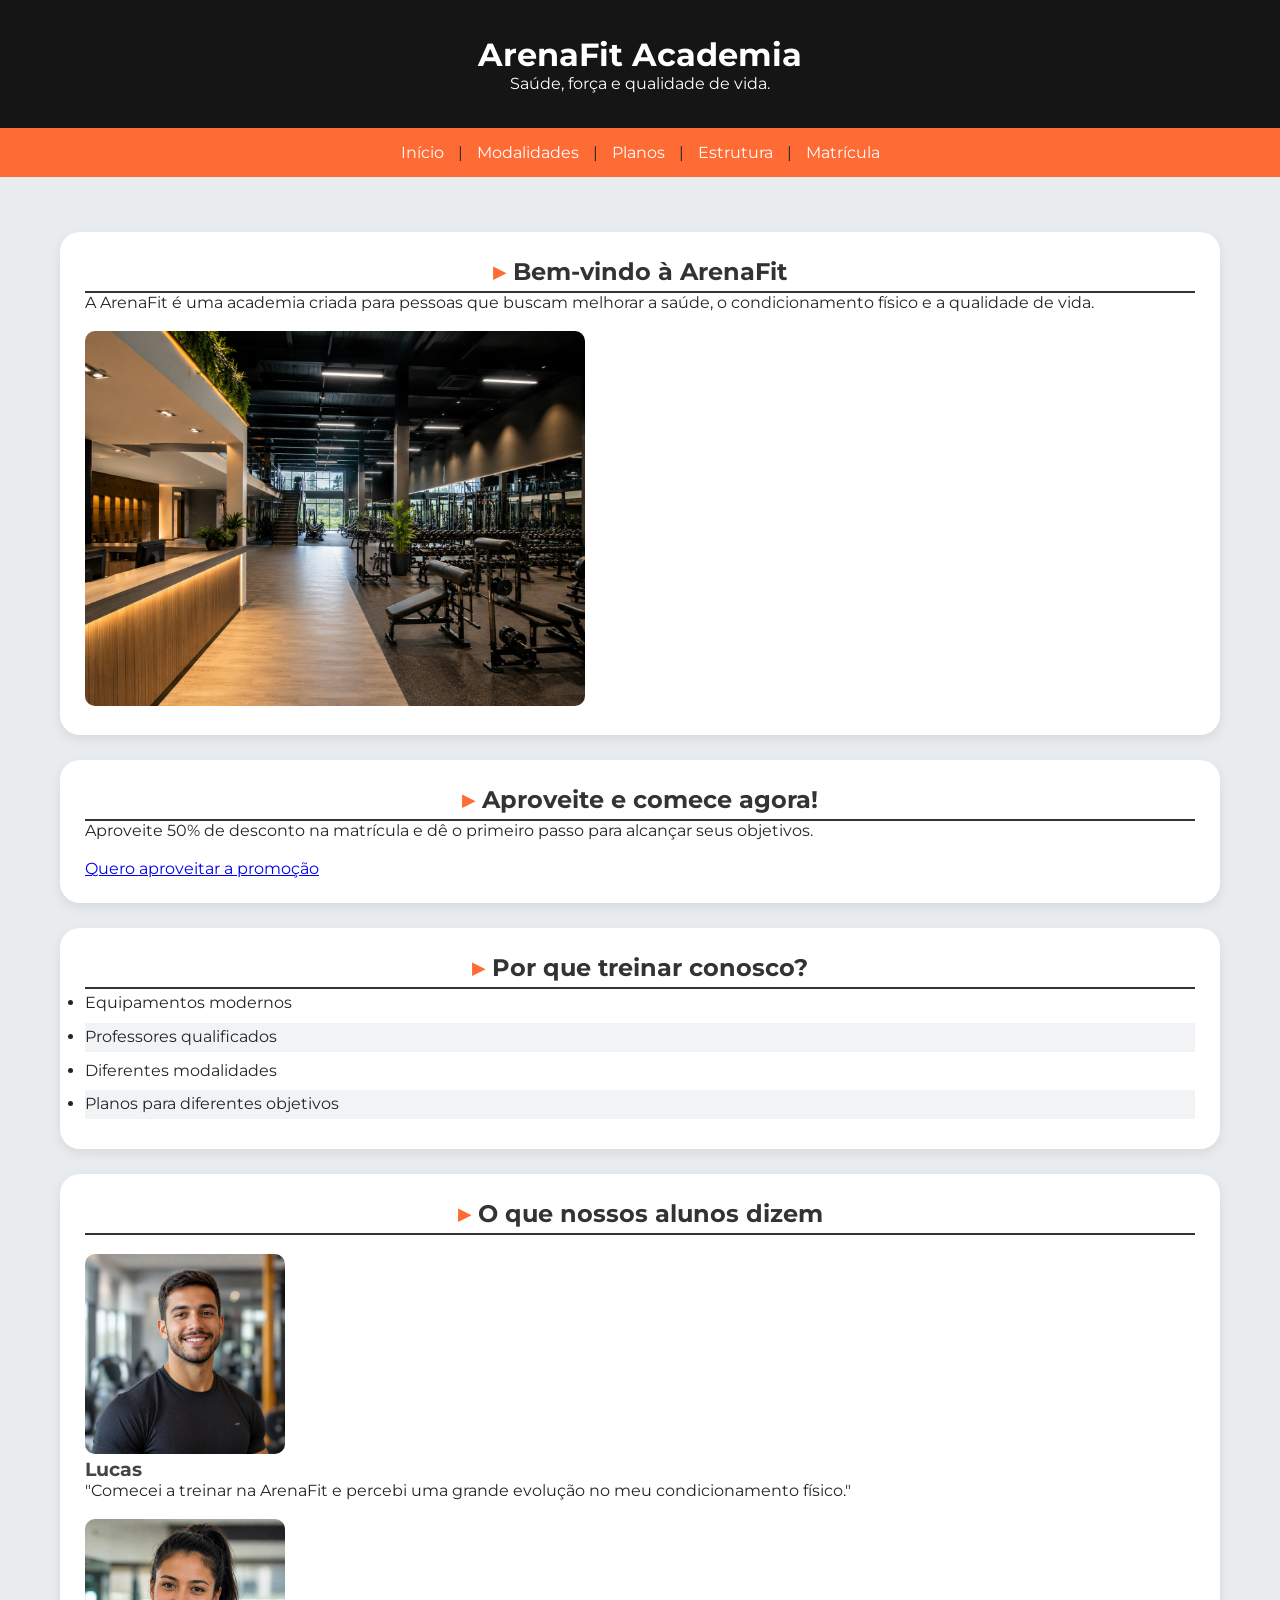
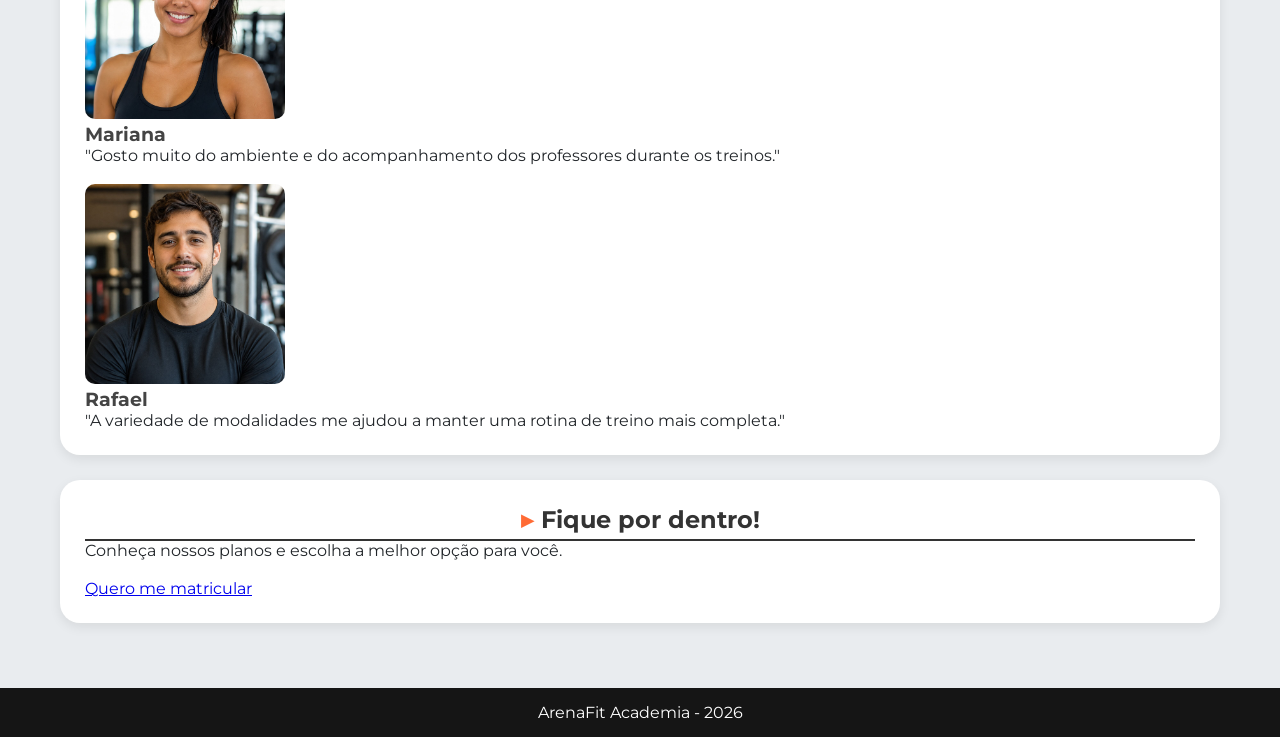
<file: Html/index.html>
<!doctype html>
<html lang="pt-br">
  <head>
    <meta charset="UTF-8" />
    <meta name="viewport" content="width=device-width, initial-scale=1.0" />
    <title>ArenaFit Academia</title>
    <link rel="stylesheet" href="../Css/Style.css">
    <link rel="icon" type="image/png" href="fotos/icone.png">
  </head>

  <body>
    <header>
      <h1>ArenaFit Academia</h1>
      <p>Saúde, força e qualidade de vida.</p>
    </header>

    <nav>
      <a href="index.html">Início</a> |
      <a href="modalidades.html">Modalidades</a> |
      <a href="planos.html">Planos</a> |
      <a href="estrutura.html">Estrutura</a> |
      <a href="matricula.html">Matrícula</a>
    </nav>
    <!--Conteúdo Principal da Página-->
    <main>
      <section>
        <h2>Bem-vindo à ArenaFit</h2>

        <p>
          A ArenaFit é uma academia criada para pessoas que buscam melhorar a
          saúde, o condicionamento físico e a qualidade de vida.
        </p>

          <br>

        <img
          src="fotos/interna.jpg"
          alt="Área interna da ArenaFit Academia"
          width="500"
        />
      </section>

       <!-- ALTERAÇÃO DO 2º COMMIT -->
      <section>
        <h2>Aproveite e comece agora!</h2>

        <p>
          Aproveite 50% de desconto na matrícula e dê o primeiro passo para
          alcançar seus objetivos.
        </p>

        <br>

        <a href="matricula.html">Quero aproveitar a promoção</a>
      </section>

      <section>
        <h2>Por que treinar conosco?</h2>

        <ul>
          <li>Equipamentos modernos</li>
          <li>Professores qualificados</li>
          <li>Diferentes modalidades</li>
          <li>Planos para diferentes objetivos</li>
        </ul>
      </section>

        <!-- ALTERAÇÃO DO 3º COMMIT -->
      <section>
        <h2>O que nossos alunos dizem</h2>

        <br>

        <article>
          <img
            src="fotos/aluno1.jpg"
            alt="Aluno da ArenaFit"
            width="150"
          />
          <h3>Lucas</h3>
          <p>
            "Comecei a treinar na ArenaFit e percebi uma grande evolução no meu
            condicionamento físico."
          </p>
        </article>

        <br>

        <article>
          <img
            src="fotos/aluno2.jpg"
            alt="Aluna da ArenaFit"
            width="150"
          />
          <h3>Mariana</h3>
          <p>
            "Gosto muito do ambiente e do acompanhamento dos professores durante
            os treinos."
          </p>
        </article>

        <br>

        <article>
          <img
            src="fotos/aluno3.jpg"
            alt="Aluno da ArenaFit"
            width="150"
          />
          <h3>Rafael</h3>
          <p>
            "A variedade de modalidades me ajudou a manter uma rotina de treino
            mais completa."
          </p>
        </article>
      </section>

      <section class="secao-posicao">
        <h2>Fique por dentro!</h2>

        <p>Conheça nossos planos e escolha a melhor opção para você.</p>

        <br>

        <a href="matricula.html">Quero me matricular</a>
      </section>
    </main>

    <!--Rodapé da página-->
    <footer>
      <p>ArenaFit Academia - 2026</p>
    </footer>
  </body>
</html>
</file>
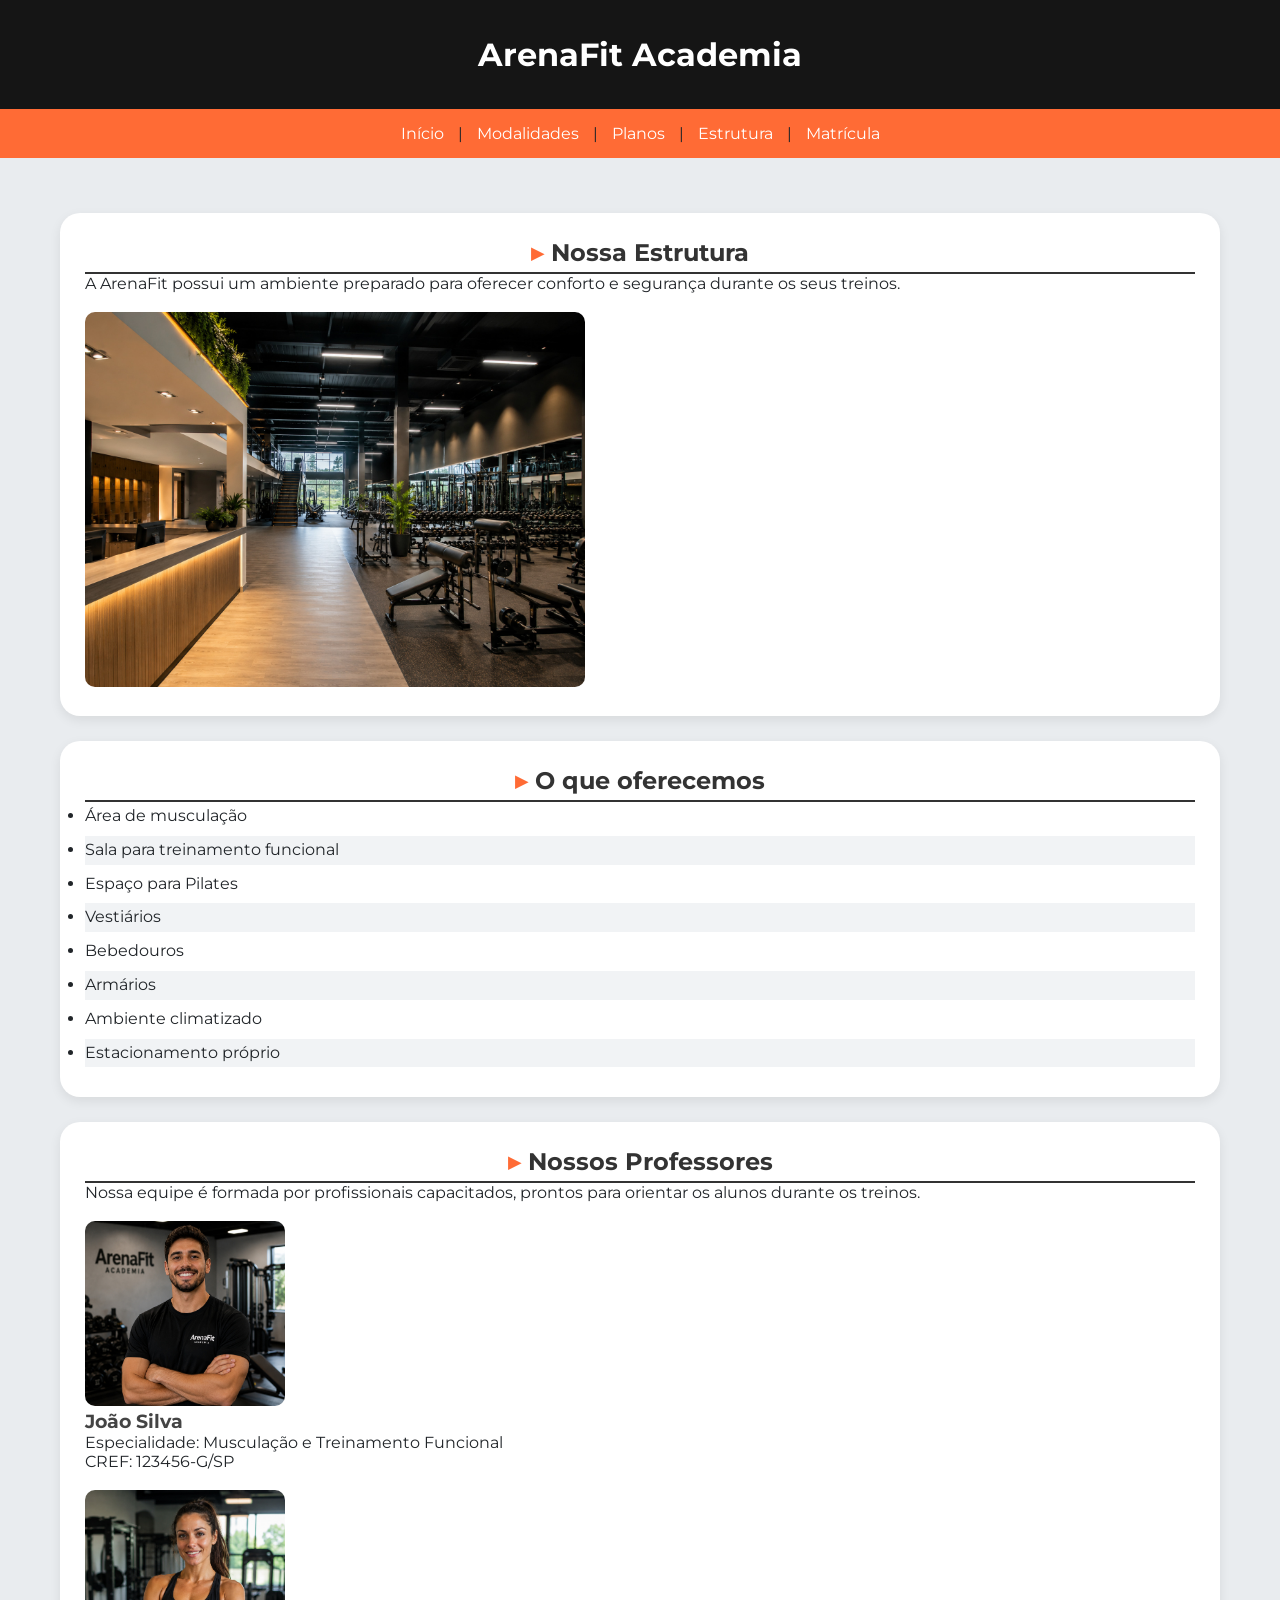
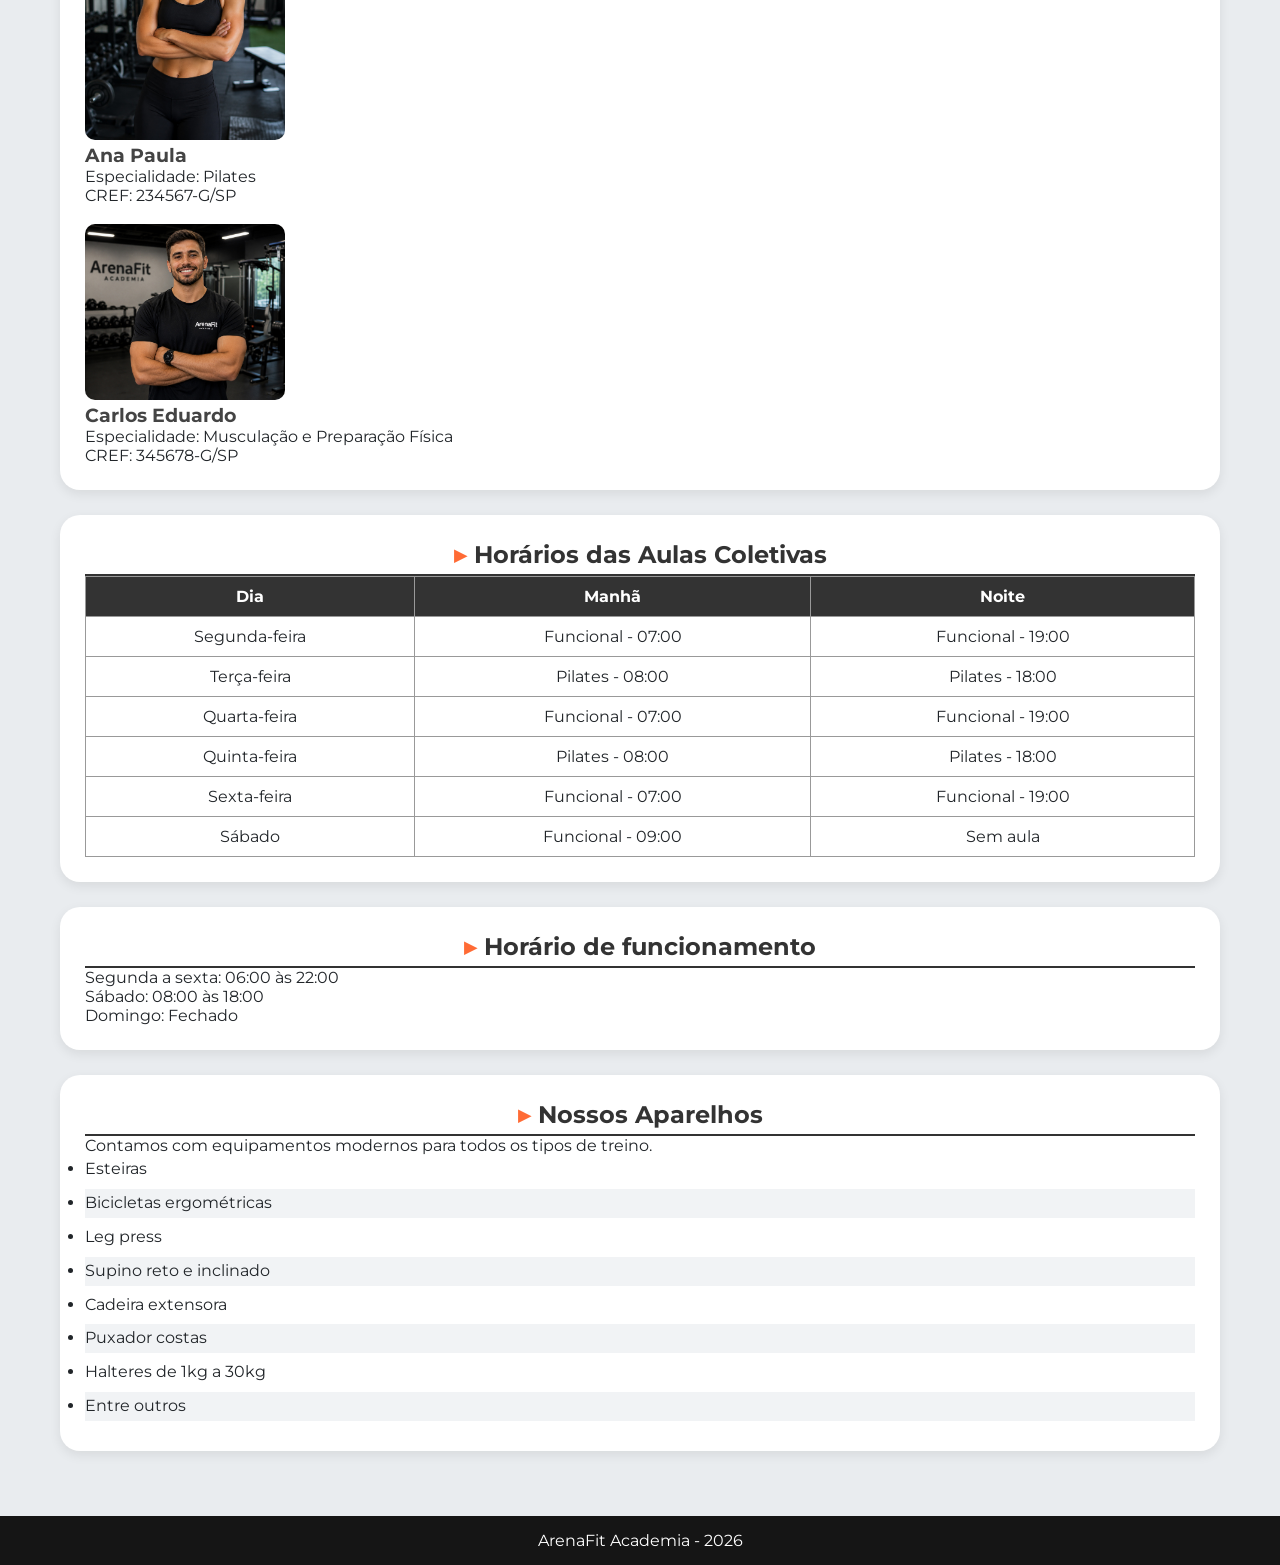
<file: Html/estrutura.html>
<!doctype html>
<html lang="pt-br">
  <head>
    <meta charset="UTF-8" />
    <meta name="viewport" content="width=device-width, initial-scale=1.0" />
    <title>Estrutura - ArenaFit</title>
    <link rel="stylesheet" href="../Css/Style.css">
    <link rel="icon" type="image/png" href="fotos/icone.png">
  </head>

  <body>
    <header>
      <h1>ArenaFit Academia</h1>
    </header>

    <nav>
      <a href="index.html">Início</a> |
      <a href="modalidades.html">Modalidades</a> |
      <a href="planos.html">Planos</a> |
      <a href="estrutura.html">Estrutura</a> |
      <a href="matricula.html">Matrícula</a>
    </nav>

    <main>
      <section>
        <h2>Nossa Estrutura</h2>

        <p>
          A ArenaFit possui um ambiente preparado para oferecer conforto e
          segurança durante os seus treinos.
        </p>

        <br>

        <img
          src="fotos/interna.jpg"
          alt="Estrutura interna da academia"
          width="500"
        />
      </section>

      <section>
        <h2>O que oferecemos</h2>

        <ul>
          <li>Área de musculação</li>
          <li>Sala para treinamento funcional</li>
          <li>Espaço para Pilates</li>
          <li>Vestiários</li>
          <li>Bebedouros</li>
          <li>Armários</li>
          <li>Ambiente climatizado</li>
          <li>Estacionamento próprio</li>
        </ul>
      </section>

      <section>
        <h2>Nossos Professores</h2>

        <p>
          Nossa equipe é formada por profissionais capacitados, prontos para
          orientar os alunos durante os treinos.
        </p>

        <br>

        <article>
          <img
            src="fotos/professor1.jpg"
            alt="Professor João Silva"
            width="200"
          />

          <h3>João Silva</h3>
          <p>Especialidade: Musculação e Treinamento Funcional</p>
          <p>CREF: 123456-G/SP</p>
        </article>

        <br>

        <article>
          <img
            src="fotos/professor2.jpg"
            alt="Professora Ana Paula"
            width="200"
          />

          <h3>Ana Paula</h3>
          <p>Especialidade: Pilates</p>
          <p>CREF: 234567-G/SP</p>
        </article>

        <br>

        <article>
          <img
            src="fotos/professor3.jpg"
            alt="Professor Carlos Eduardo"
            width="200"
          />

          <h3>Carlos Eduardo</h3>
          <p>Especialidade: Musculação e Preparação Física</p>
          <p>CREF: 345678-G/SP</p>
        </article>
      </section>

      <section>
        <h2>Horários das Aulas Coletivas</h2>

        <table border="1">
          <tr>
            <th>Dia</th>
            <th>Manhã</th>
            <th>Noite</th>
          </tr>

          <tr>
            <td>Segunda-feira</td>
            <td>Funcional - 07:00</td>
            <td>Funcional - 19:00</td>
          </tr>

          <tr>
            <td>Terça-feira</td>
            <td>Pilates - 08:00</td>
            <td>Pilates - 18:00</td>
          </tr>

          <tr>
            <td>Quarta-feira</td>
            <td>Funcional - 07:00</td>
            <td>Funcional - 19:00</td>
          </tr>

          <tr>
            <td>Quinta-feira</td>
            <td>Pilates - 08:00</td>
            <td>Pilates - 18:00</td>
          </tr>

          <tr>
            <td>Sexta-feira</td>
            <td>Funcional - 07:00</td>
            <td>Funcional - 19:00</td>
          </tr>

          <tr>
            <td>Sábado</td>
            <td>Funcional - 09:00</td>
            <td>Sem aula</td>
          </tr>
        </table>
      </section>

      <section>
        <h2>Horário de funcionamento</h2>

        <p>Segunda a sexta: 06:00 às 22:00</p>
        <p>Sábado: 08:00 às 18:00</p>
        <p>Domingo: Fechado</p>
      </section>

      <section>
        <h2>Nossos Aparelhos</h2>

        <p>Contamos com equipamentos modernos para todos os tipos de treino.</p>

        <ul>
          <li>Esteiras</li>
          <li>Bicicletas ergométricas</li>
          <li>Leg press</li>
          <li>Supino reto e inclinado</li>
          <li>Cadeira extensora</li>
          <li>Puxador costas</li>
          <li>Halteres de 1kg a 30kg</li>
          <li>Entre outros</li>
        </ul>
      </section>
    </main>

    <footer>
      <p>ArenaFit Academia - 2026</p>
    </footer>
  </body>
</html>
</file>
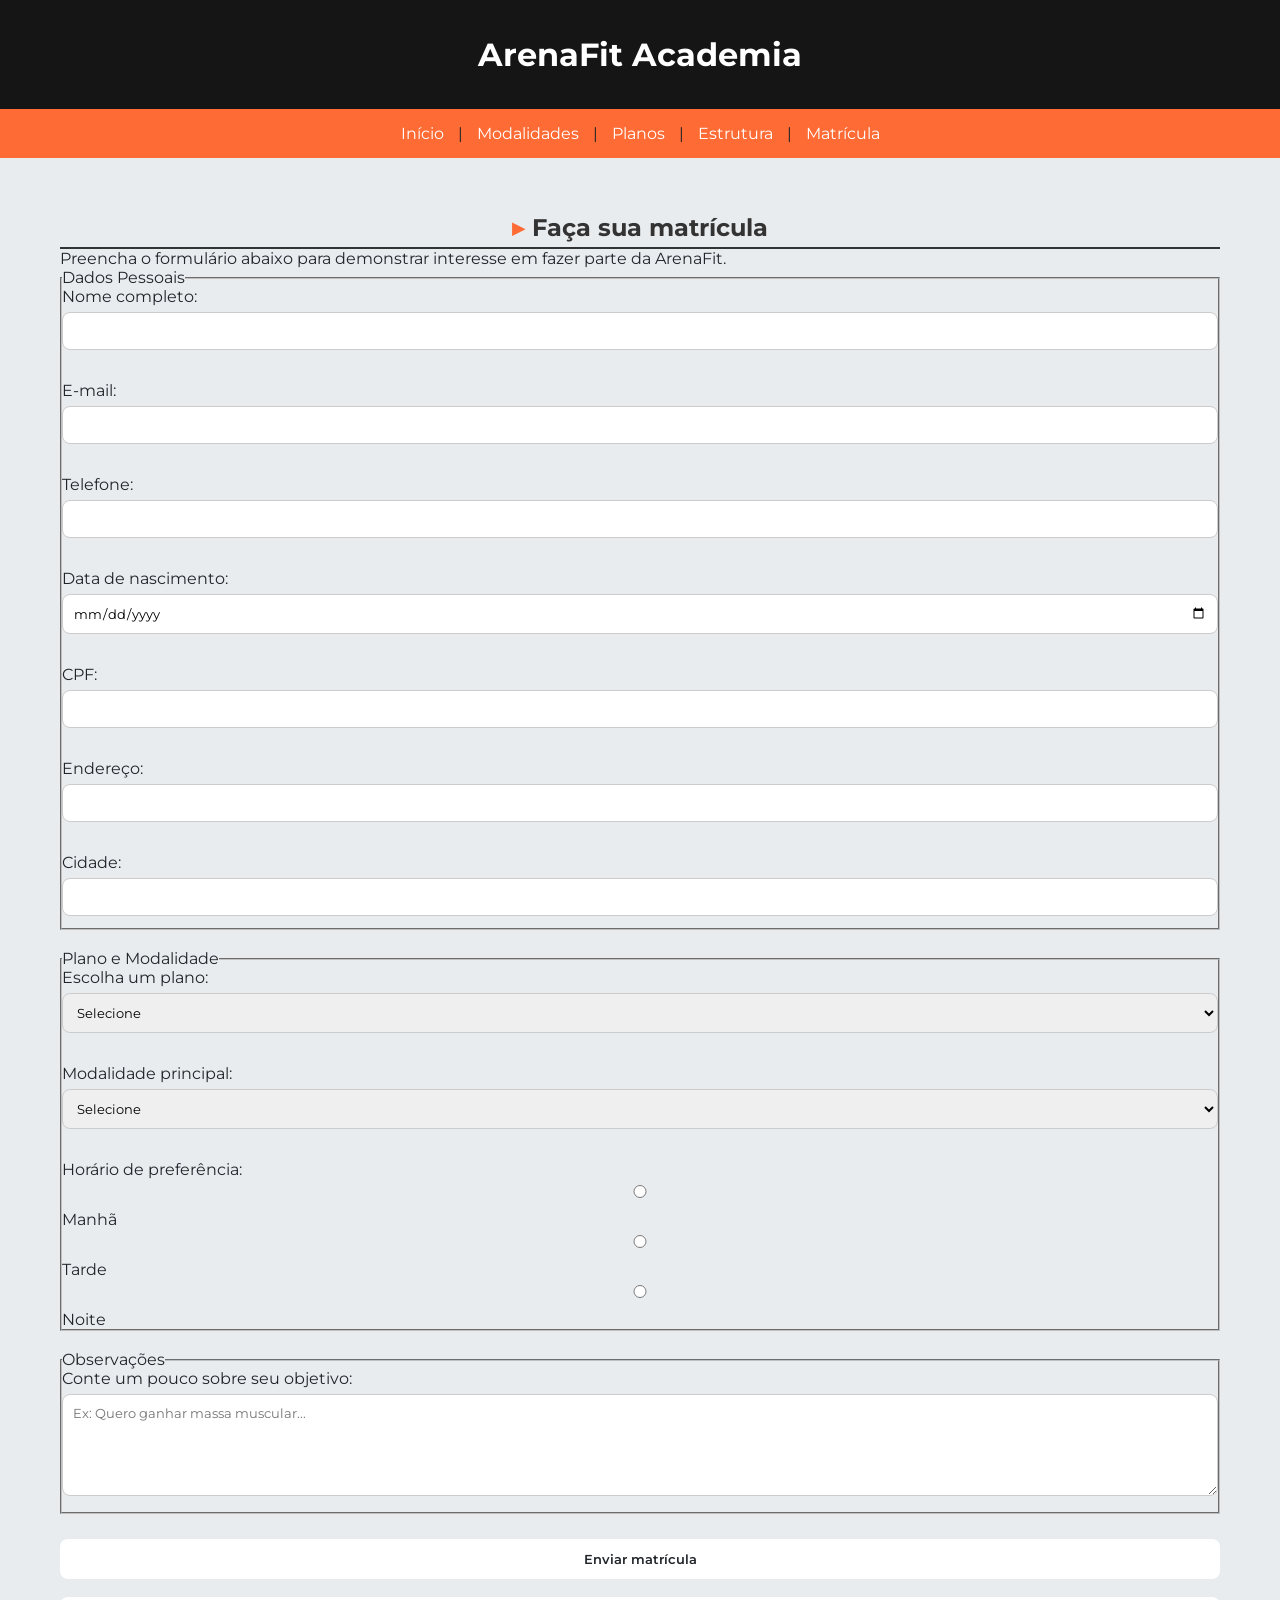
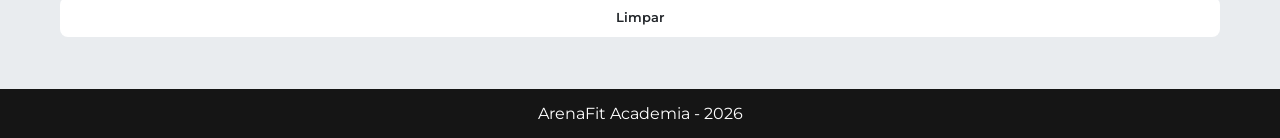
<file: Html/matricula.html>
<!doctype html>
<html lang="pt-br">
  <head>
    <meta charset="UTF-8" />
    <meta name="viewport" content="width=device-width, initial-scale=1.0" />
    <title>Matrícula - ArenaFit</title>
    <link rel="stylesheet" href="../Css/Style.css">
    <link rel="icon" type="image/png" href="fotos/icone.png">
  </head>

  <body>
    <header>
      <h1>ArenaFit Academia</h1>
    </header>

    <nav>
      <a href="index.html">Início</a> |
      <a href="modalidades.html">Modalidades</a> |
      <a href="planos.html">Planos</a> |
      <a href="estrutura.html">Estrutura</a> |
      <a href="matricula.html">Matrícula</a>
    </nav>

    <main>
      <h2>Faça sua matrícula</h2>

      <p>
        Preencha o formulário abaixo para demonstrar interesse em fazer parte da
        ArenaFit.
      </p>

      <form>
        <fieldset>
          <legend>Dados Pessoais</legend>

          <label for="nome">Nome completo:</label>

          <br />

          <input type="text" id="nome" name="nome" required />

          <br /><br />

          <label for="email">E-mail:</label>

          <br />

          <input type="email" id="email" name="email" required />

          <br /><br />

          <label for="telefone">Telefone:</label>
          <br />
          <input type="tel" id="telefone" name="telefone" required />

          <br /><br />

          <label for="nascimento">Data de nascimento:</label>
          <br />
          <input type="date" id="nascimento" name="nascimento" required />

          <br /><br />

          <label for="cpf">CPF:</label>
          <br />
          <input type="text" id="cpf" name="cpf" required />

          <br /><br />

          <label for="endereco">Endereço:</label>
          <br />
          <input type="text" id="endereco" name="endereco" required />

          <br /><br />

          <label for="cidade">Cidade:</label>
          <br />
          <input type="text" id="cidade" name="cidade" required />
        </fieldset>

        <br />

        <fieldset>
          <legend>Plano e Modalidade</legend>

          <label for="plano">Escolha um plano:</label>

          <select id="plano" name="plano" required>
            <option value="" selected disabled>Selecione</option>
            <option value="mensal">Mensal</option>
            <option value="trimestral">Trimestral</option>
            <option value="semestral">Semestral</option>
            <option value="anual">Anual</option>
          </select>

          <br /><br />

          <label for="modalidade">Modalidade principal:</label>

          <select id="modalidade" name="modalidade" required>
            <option value="" selected disabled>Selecione</option>
            <option value="musculacao">Musculação</option>
            <option value="funcional">Funcional</option>
            <option value="pilates">Pilates</option>
            <option value="personal">Personal Trainer</option>
          </select>

          <br /><br />

          <p>Horário de preferência:</p>

          <input
            type="radio"
            id="manha"
            name="horario"
            value="manha"
            required
          />
          <label for="manha">Manhã</label>

          <input type="radio" id="tarde" name="horario" value="tarde" />
          <label for="tarde">Tarde</label>

          <input type="radio" id="noite" name="horario" value="noite" />
          <label for="noite">Noite</label>
        </fieldset>

        <br />

        <fieldset>
          <legend>Observações</legend>

          <label for="mensagem">Conte um pouco sobre seu objetivo:</label>

          <br />

          <textarea
            id="mensagem"
            name="mensagem"
            rows="5"
            cols="40"
            placeholder="Ex: Quero ganhar massa muscular..."
          ></textarea>
        </fieldset>

        <br />

        <input type="submit" value="Enviar matrícula" />
        <input type="reset" value="Limpar" />
      </form>
    </main>

    <footer>
      <p>ArenaFit Academia - 2026</p>
    </footer>
  </body>
</html>
</file>
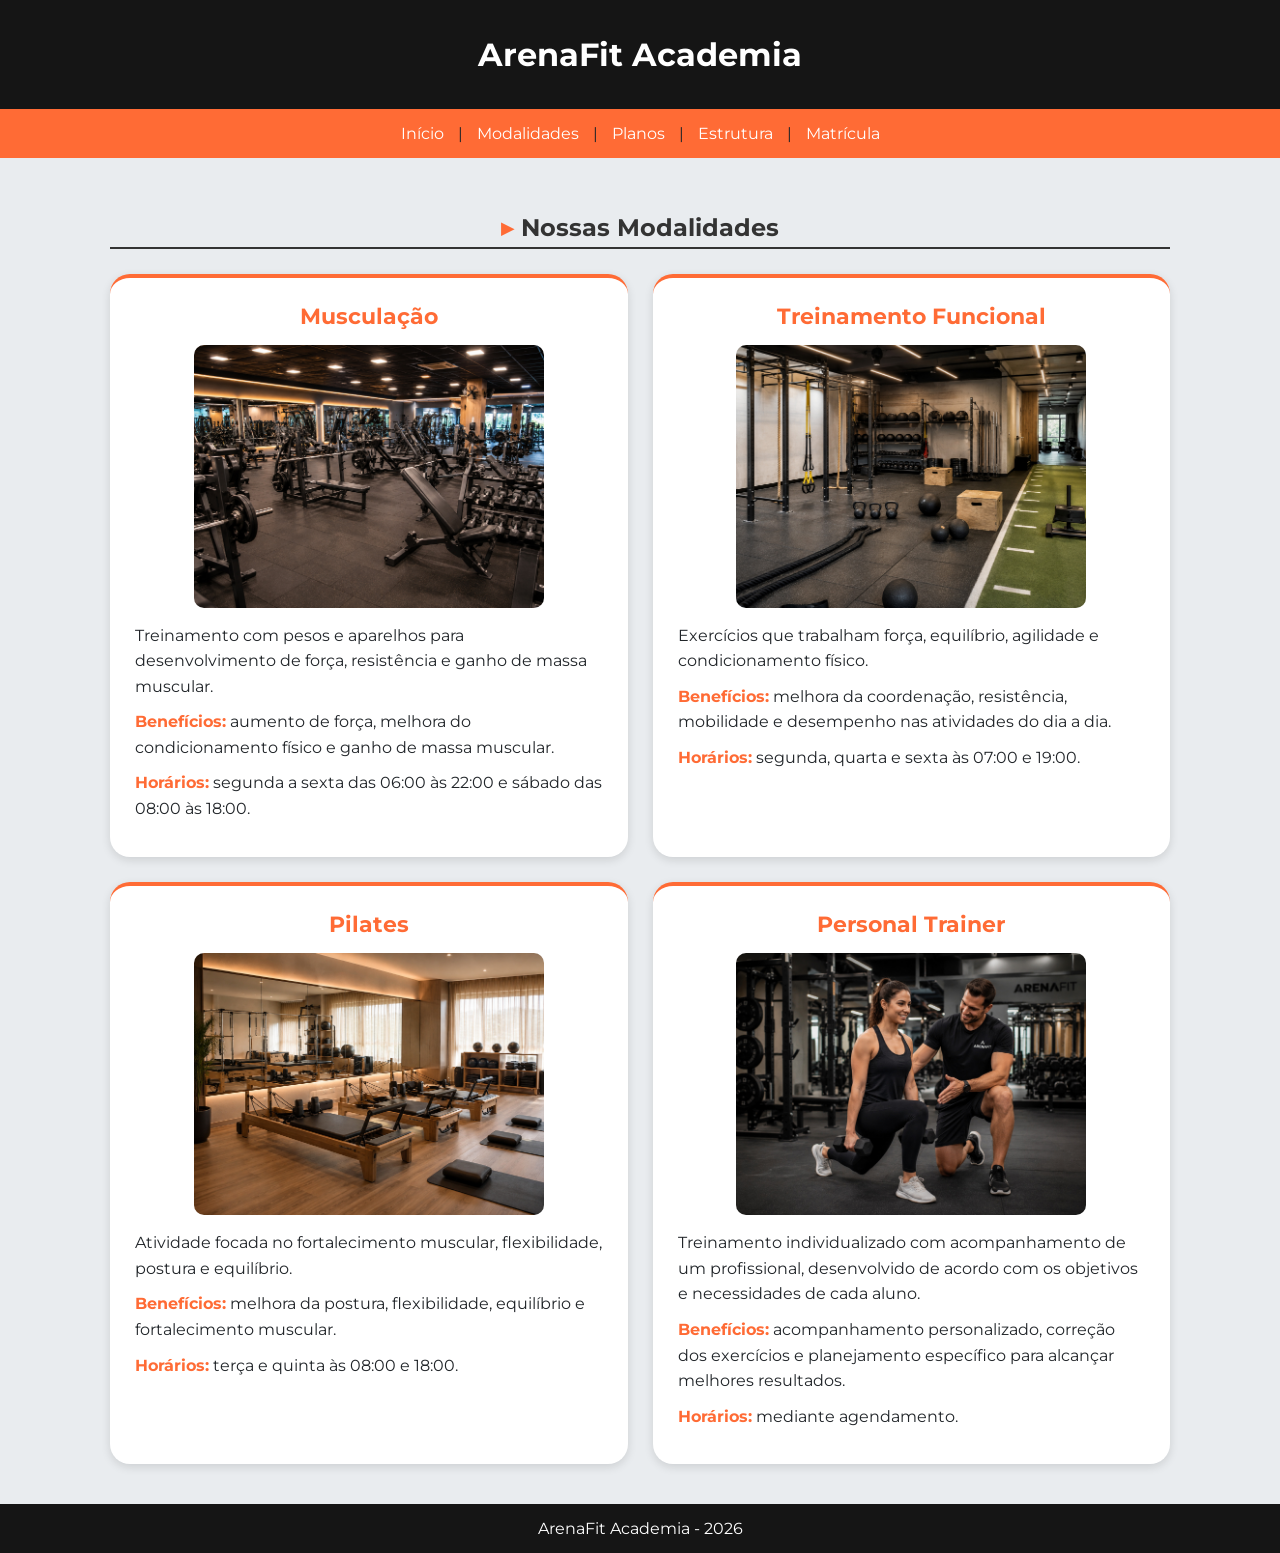
<file: Html/modalidades.html>
<!doctype html>
<html lang="pt-br">
  <head>
    <meta charset="UTF-8" />
    <meta name="viewport" content="width=device-width, initial-scale=1.0" />
    <title>Modalidades - ArenaFit</title>
    <link rel="stylesheet" href="../Css/Style.css">
    <link rel="icon" type="image/png" href="fotos/icone.png">
  </head>

  <body class="pagina-modalidades">
    <header>
      <h1>ArenaFit Academia</h1>
    </header>

    <nav>
      <a href="index.html">Início</a> |
      <a href="modalidades.html">Modalidades</a> |
      <a href="planos.html">Planos</a> |
      <a href="estrutura.html">Estrutura</a> |
      <a href="matricula.html">Matrícula</a>
    </nav>

    <main>
      <h2>Nossas Modalidades</h2>

      <section>
        <h3>Musculação</h3>

        <img
          src="fotos/musculacao.jpg"
          alt="Área de musculação"
          width="350"
        />

        <p>
          Treinamento com pesos e aparelhos para desenvolvimento de força,
          resistência e ganho de massa muscular.
        </p>

        <p>
          <strong>Benefícios:</strong> aumento de força, melhora do
          condicionamento físico e ganho de massa muscular.
        </p>

        <p>
          <strong>Horários:</strong> segunda a sexta das 06:00 às 22:00 e
          sábado das 08:00 às 18:00.
        </p>
      </section>

      <section>
        <h3>Treinamento Funcional</h3>

        <img
          src="fotos/funcional.jpg"
          alt="Aula de treinamento funcional"
          width="350"
        />

        <p>
          Exercícios que trabalham força, equilíbrio, agilidade e
          condicionamento físico.
        </p>

        <p>
          <strong>Benefícios:</strong> melhora da coordenação, resistência,
          mobilidade e desempenho nas atividades do dia a dia.
        </p>

        <p>
          <strong>Horários:</strong> segunda, quarta e sexta às 07:00 e 19:00.
        </p>
      </section>

      <section>
        <h3>Pilates</h3>

        <img src="fotos/pilates.jpg" alt="Aula de pilates" width="350" />

        <p>
          Atividade focada no fortalecimento muscular, flexibilidade, postura e
          equilíbrio.
        </p>

        <p>
          <strong>Benefícios:</strong> melhora da postura, flexibilidade,
          equilíbrio e fortalecimento muscular.
        </p>

        <p>
          <strong>Horários:</strong> terça e quinta às 08:00 e 18:00.
        </p>
      </section>

      <section>
        <h3>Personal Trainer</h3>

        <img
          src="fotos/personal.jpg"
          alt="Treinamento com Personal Trainer"
          width="350"
        />

        <p>
          Treinamento individualizado com acompanhamento de um profissional,
          desenvolvido de acordo com os objetivos e necessidades de cada aluno.
        </p>

        <p>
          <strong>Benefícios:</strong> acompanhamento personalizado, correção
          dos exercícios e planejamento específico para alcançar melhores
          resultados.
        </p>

        <p><strong>Horários:</strong> mediante agendamento.</p>
      </section>
    </main>

    <footer>
      <p>ArenaFit Academia - 2026</p>
    </footer>
  </body>
</html>
</file>
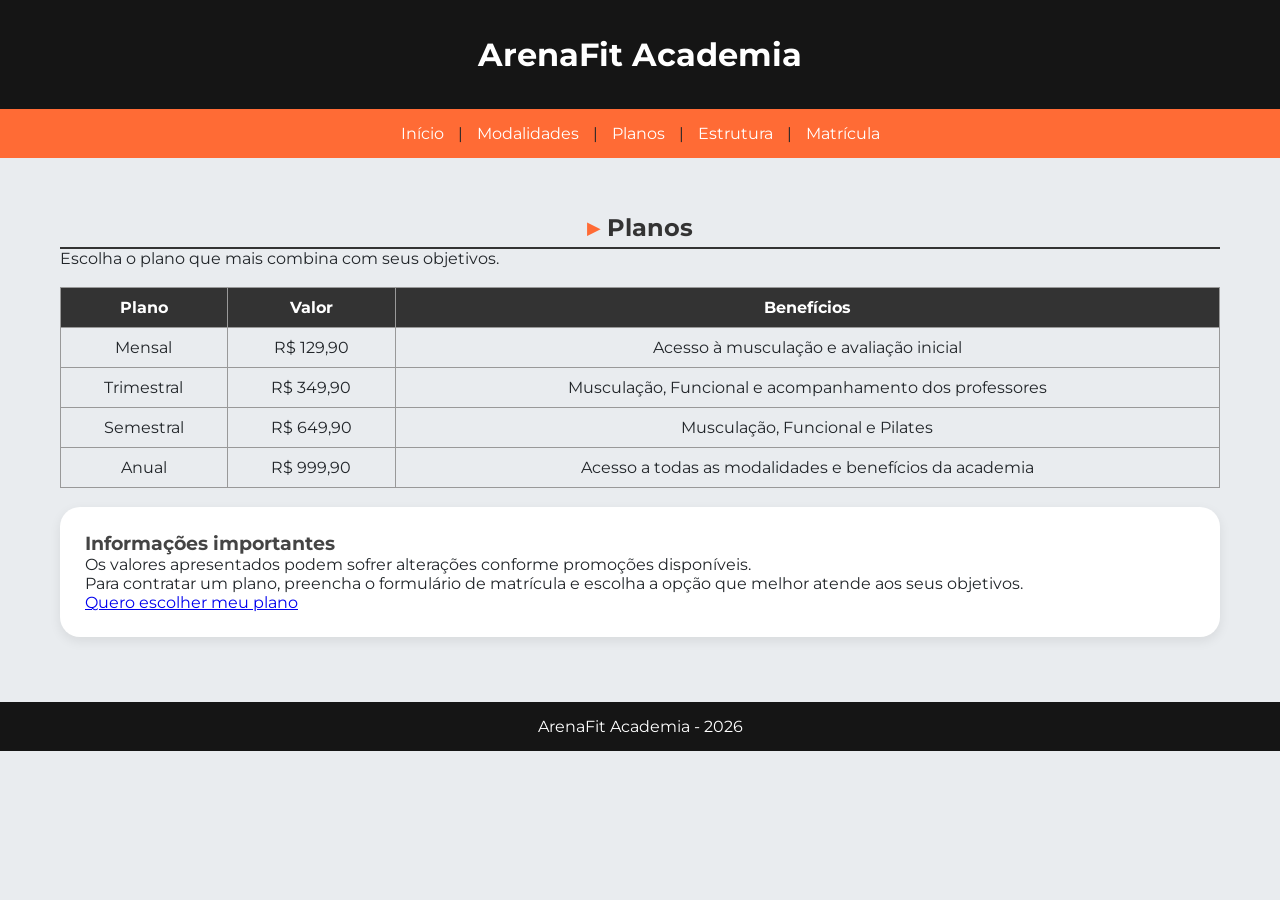
<file: Html/planos.html>
<!doctype html>
<html lang="pt-br">
  <head>
    <meta charset="UTF-8" />
    <meta name="viewport" content="width=device-width, initial-scale=1.0" />
    <title>Planos - ArenaFit</title>
    <link rel="icon" type="image/png" href="fotos/icone.png">
    <link rel="stylesheet" href="../Css/Style.css">
  </head>

  <body>
    <header>
      <h1>ArenaFit Academia</h1>
    </header>

    <nav>
      <a href="index.html">Início</a> |
      <a href="modalidades.html">Modalidades</a> |
      <a href="planos.html">Planos</a> |
      <a href="estrutura.html">Estrutura</a> |
      <a href="matricula.html">Matrícula</a>
    </nav>

    <main>
      <h2>Planos</h2>

      <p>Escolha o plano que mais combina com seus objetivos.</p>

      <br>

      <table border="1">
        <tr>
          <th>Plano</th>
          <th>Valor</th>
          <th>Benefícios</th>
        </tr>

        <tr>
          <td>Mensal</td>
          <td>R$ 129,90</td>
          <td>Acesso à musculação e avaliação inicial</td>
        </tr>

        <tr>
          <td>Trimestral</td>
          <td>R$ 349,90</td>
          <td>Musculação, Funcional e acompanhamento dos professores</td>
        </tr>

        <tr>
          <td>Semestral</td>
          <td>R$ 649,90</td>
          <td>Musculação, Funcional e Pilates</td>
        </tr>

        <tr>
          <td>Anual</td>
          <td>R$ 999,90</td>
          <td>Acesso a todas as modalidades e benefícios da academia</td>
        </tr>
      </table>
      
        <br>

      <section>
        <h3>Informações importantes</h3>

        <p>
          Os valores apresentados podem sofrer alterações conforme promoções
          disponíveis.
        </p>

        <p>
          Para contratar um plano, preencha o formulário de matrícula e escolha
          a opção que melhor atende aos seus objetivos.
        </p>

        <a href="matricula.html">Quero escolher meu plano</a>
      </section>
    </main>

    <footer>
      <p>ArenaFit Academia - 2026</p>
    </footer>
  </body>
</html>
</file>
<file: Css/Style.css>
/* Importa a fonte Montserrat do Google Fonts */
@import url("https://fonts.googleapis.com/css2?family=Montserrat:wght@400;500;600;700&display=swap");

/* RESET DA PÁGINA */
* {
    margin: 0;
    padding: 0;
    box-sizing: border-box;
}

/* CONFIGURAÇÃO DE CORES E FONTES (Variáveis) */
:root {
    --cor-primaria: #FF6B35;       /* Laranja moderno */
    --cor-secundaria: #00B4D8;     /* Azul/ciano */
    --cor-escura: #151515;         /* Preto grafite */
    --cor-fundo: #E9ECEF;          /* Cinza claro */
    --cor-texto: #212529;          /* Cinza escuro */
    --cor-branca: #FFFFFF;         /* Branco */
    --fonte-principal: "Montserrat", sans-serif;
    --cor-section: #FFFFFF;        /* Branco para os blocos */
}

/* CONFIGURAÇÕES DO CORPO DA PÁGINA */
body {
    font-family: var(--fonte-principal); /* Aplica a fonte Montserrat */
    margin: 0;                           /* Remove as bordas padrão da tela */
    background-color: var(--cor-fundo);  /* Cor de fundo cinza */
    color: var(--cor-texto);             /* Cor do texto do site */
}

/* CABEÇALHO (Topo do site) */
header {
    background-color: var(--cor-escura);
    color: var(--cor-branca);
    text-align: center;
    padding: 35px;
    width: 100%;
}

/* MENU DE NAVEGAÇÃO */
nav {
    background-color: var(--cor-primaria); /* Fundo laranja */
    text-align: center;                    /* Centraliza os links */
    padding: 15px;    /* Altura do menu */
}

/* LINKS DO MENU */
nav a {
    color: white;             /* Texto branco */
    text-decoration: none;    /* Remove o sublinhado dos links */
    margin: 10px;             /* Espaço entre um link e outro */
}
    /* EFEITO AO PASSAR O MOUSE */
  nav a:hover {
    color: var(--cor-secundaria);
}


/* CONTEÚDO PRINCIPAL (Caixa que segura o meio do site) */
main {
    width: 1200px;
    max-width: 100%;
    margin: 20px auto;
    padding: 35px 20px 20px;
}

/* SEÇÕES (Blocos de conteúdo) */
section {
    background-color: var(--cor-section);
    padding: 25px;
    margin-bottom: 25px;
    border-radius: 20px;
    box-shadow: 0 4px 12px rgba(0, 0, 0, 0.08);
    transition: transform 0.3s ease, box-shadow 0.3s ease;
}

section:hover {
    transform: translateY(-3px);
    box-shadow: 0 8px 18px rgba(0, 0, 0, 0.15);
}
/* RODAPÉ (Fim da página) */
footer {
    background-color: #151515;
    color: white;
    text-align: center;
    padding: 15px;
}

/* TEXTOS E TÍTULOS */
h1 {
    font-size: 32px; /* Tamanho do título principal */
}

h2 {
  color: #333;
  border-bottom: 2px solid #333;
  padding-bottom: 5px;
  text-align: center;
}

h2::before {
  content: "▸";
  color: var(--cor-primaria);
  margin-right: 8px;
}


h3 {
    color: #444; /* Cor do subtítulo */
}

/* IMAGENS */
img {
    max-width: 100%; /* Faz a imagem se ajustar ao tamanho da tela */
    height: auto;     /* Mantém a imagem na proporção correta */
    border-radius: 10px;   
}

/* Imagens que estão dentro de artigos */
article img {
    width: 200px;         /* Força a imagem a ter 200px de largura */
    border-radius: 10px;  /* Cantos levemente arredondados */
}

/* TABELAS */
table {
    width: 100%;             /* Tabela ocupa toda a largura disponível */
    border-collapse: collapse; /* Junta as bordas para virar uma linha única */
}

/* Células da tabela */
th, td {
    border: 1px solid #999; /* Linha cinza ao redor das células */
    padding: 10px;          /* Espaço interno para o texto respirar */
    text-align: center;     /* Centraliza o texto na tabela */
}

/* Títulos da tabela (Primeira linha) */
th {
    background-color: #333; /* Fundo escuro */
    color: white;           /* Texto branco */
}

/* LISTAS */
ul {
    line-height: 1.8; /* Aumenta o espaço entre as linhas da lista */
}

li {
    margin-bottom: 5px; /* Espaço entre um item e outro da lista */
}
   li:nth-child(even) {
    background-color: #F1F3F5;
}


/* ADAPTAÇÃO PARA CELULAR (Telas menores que 600px) */
@media (max-width: 600px) {
    header h1 {
        font-size: 24px; /* Diminui o título no celular */
    }

    nav a {
        display: block;  /* Coloca os links do menu um embaixo do outro */
        margin: 8px;
    }

    main {
        width: 95%;      /* Usa melhor o espaço lateral no celular */
    }

    table {
        font-size: 12px; /* Diminui a letra da tabela para caber na tela */
    }
} /* NOTA DE DESENVOLVIMENTO: Foi utilizada uma pequena assistência de IA para organizar a estrutura e padronizar o codigo em CSS. */
/* ESTILO DOS CAMPOS DO FORMULÁRIO */

input,
textarea,
select {
    width: 100%;
    padding: 10px;
    margin-top: 6px;
    margin-bottom: 12px;
    border: 1px solid #ccc;
    border-radius: 8px;
    font-family: var(--fonte-principal);
}

input:focus,
textarea:focus,
select:focus {
    outline: none;
    border-color: var(--cor-primaria);
}

button {
    background-color: var(--cor-primaria);
    color: var(--cor-branca);
    border: none;
    padding: 12px 25px;
    border-radius: 8px;
    cursor: pointer;
    font-family: var(--fonte-principal);
    font-weight: 600;
}

button:hover {
    background-color: var(--cor-secundaria);
}
/* AJUSTES PARA TELAS PEQUENAS */

@media (max-width: 600px) {
    main {
        padding: 100px 15px 15px;
    }

    section {
        padding: 18px;
    }

    input,
    textarea,
    select {
        font-size: 14px;
    }

    button {
        width: 100%;
    }
}
/* ===== ESTILIZAÇÃO DA PÁGINA DE MODALIDADES ===== */

.pagina-modalidades main {
    width: 90%;
    max-width: 1100px;
    display: grid;
    grid-template-columns: repeat(2, 1fr);
    gap: 25px;
}

.pagina-modalidades h2 {
    grid-column: 1 / -1;
    text-align: center;
}

.pagina-modalidades section {
    margin-bottom: 0;
    padding: 25px;
}
/* ===== MELHORIAS VISUAIS DOS CARDS ===== */

.pagina-modalidades section {
    box-shadow: 0 3px 10px rgba(0, 0, 0, 0.12);
    transition: transform 0.3s ease, box-shadow 0.3s ease;
}

.pagina-modalidades section h3 {
    text-align: center;
    color: var(--cor-primaria);
    font-size: 22px;
}

.pagina-modalidades section img {
    display: block;
    width: 350px;
    max-width: 100%;
    margin: 15px auto;
}

.pagina-modalidades section p {
    line-height: 1.6;
}
/* ===== RESPONSIVIDADE E EFEITOS ===== */

.pagina-modalidades section:hover {
    transform: translateY(-5px);
    box-shadow: 0 7px 18px rgba(0, 0, 0, 0.18);
}

.pagina-modalidades section img {
    transition: transform 0.3s ease;
}

.pagina-modalidades section:hover img {
    transform: scale(1.03);
}

@media (max-width: 700px) {

    .pagina-modalidades main {
        width: 92%;
        grid-template-columns: 1fr;
        gap: 20px;
    }

    .pagina-modalidades h2 {
        font-size: 26px;
    }

    .pagina-modalidades section {
        padding: 20px;
    }

    .pagina-modalidades section h3 {
        font-size: 20px;
    }
}
/* ===== DESTAQUE DAS INFORMAÇÕES DAS MODALIDADES ===== */

.pagina-modalidades section strong {
    color: var(--cor-primaria);
}

.pagina-modalidades section p {
    margin-bottom: 10px;
}
/* ===== DESTAQUE VISUAL DOS CARDS ===== */

.pagina-modalidades section {
    border-top: 4px solid var(--cor-primaria);
}

.secao-posicao {
    position: relative;
}

 .secao-posicao::after {
    content: "";
    position: absolute;
    top: 0;
    right: 20px;

    width: 40px;
    height: 4px;

    background-color: var(--cor-branca);
 }

 input[type="submit"],
 input[type="reset"]
  {
    background-color: var(--cor-section);
    color: var(--cor-texto);
    border: none;
    padding: 12px 25px;
    border-radius: 8px;
    cursor: pointer;
    font-family: var(--fonte-principal);
    font-weight: 600;
 }

 input[type="submit"]:hover,
 input[type="reset"]:hover {
    background-color: var(--cor-primaria);
 }
</file>
